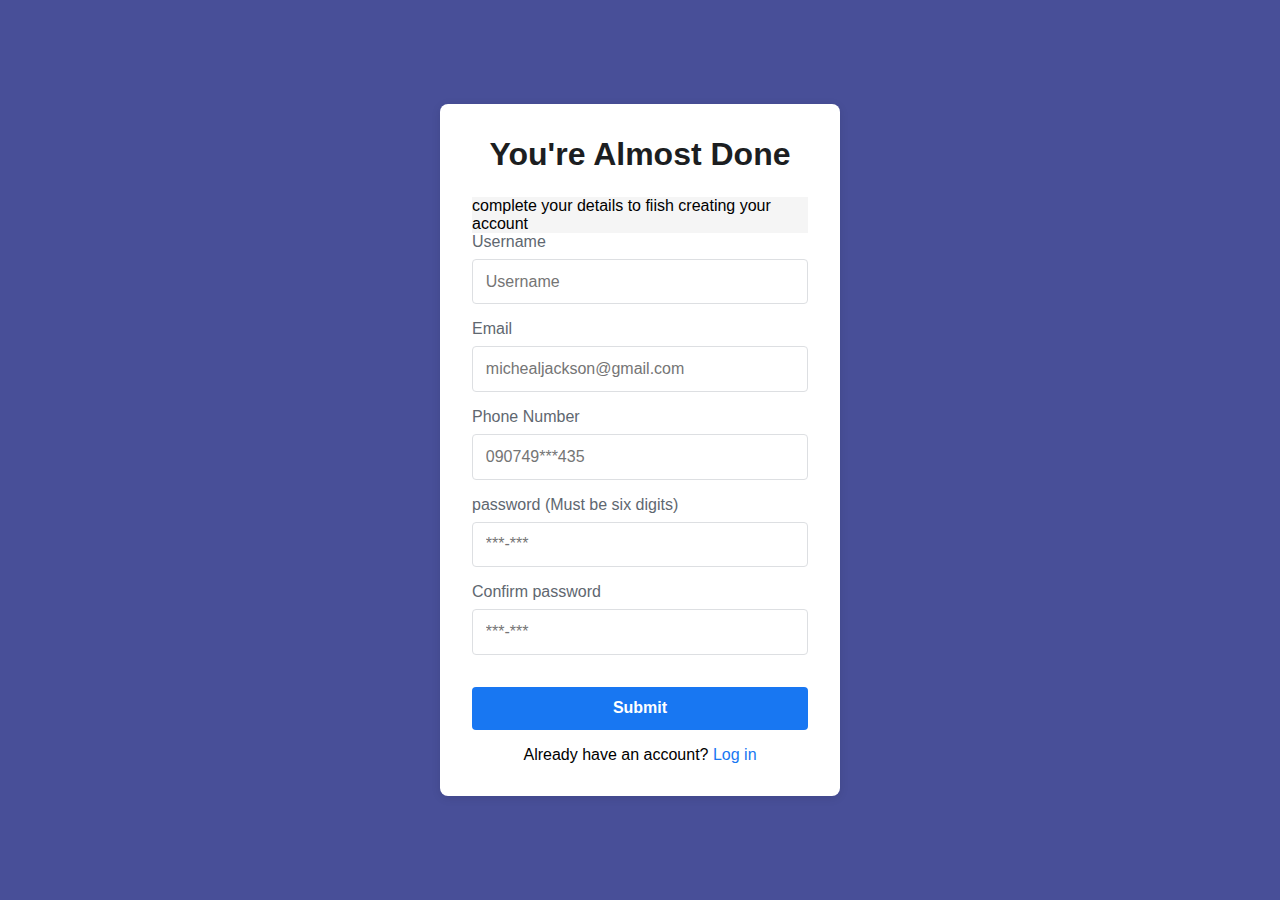
<file: continue.html>
<!DOCTYPE html>
<html lang="en">

<head>
    <meta charset="UTF-8">
    <meta name="viewport" content="width=device-width, initial-scale=1.0">
    <title>Account Details</title>
    <style>
        * {
            margin: 0;
            padding: 0;
            box-sizing: border-box;
            font-family: 'Arial', sans-serif;
        }

        body {
            background-color: #484f98;
            display: flex;
            justify-content: center;
            align-items: center;
            min-height: 100vh;
        }

        .container {
            background-color: white;
            padding: 2rem;
            border-radius: 8px;
            box-shadow: 0 2px 10px rgba(0, 0, 0, 0.1);
            width: 100%;
            max-width: 400px;
        }

        h1 {
            text-align: center;
            color: #1c1e21;
            margin-bottom: 1.5rem;
        }

        .p {
            background-color: #f5f5f5;
        }


        .form-group {
            margin-bottom: 1rem;
        }

        label {
            display: block;
            margin-bottom: 0.5rem;
            color: #606770;
        }

        input {
            width: 100%;
            padding: 0.8rem;
            border: 1px solid #dddfe2;
            border-radius: 4px;
            font-size: 1rem;
        }

        input:focus {
            outline: none;
            border-color: #1877f2;
            box-shadow: 0 0 0 2px #e7f3ff;
        }

        button {
            width: 100%;
            padding: 0.8rem;
            background-color: #1877f2;
            color: white;
            border: none;
            border-radius: 4px;
            font-size: 1rem;
            font-weight: bold;
            cursor: pointer;
            margin-top: 1rem;
        }

        button:hover {
            background-color: #166fe5;
        }

        .login-link {
            text-align: center;
            margin-top: 1rem;
        }

        .login-link a {
            color: #1877f2;
            text-decoration: none;
        }

        .login-link a:hover {
            text-decoration: underline;
        }
    </style>
</head>

<body>
    <div class="container">
        <div>
            <h1>You're Almost Done</h1>
            <div class="p">
                complete your details to fiish creating your account
            </div>
        </div>

        <form>
            <div class="form-group">
                <label for="Username">Username</label>
                <input type="text" id="Username" name="Username" required placeholder="Username">
            </div>

            <div class="form-group">
                <label for="email">Email</label>
                <input type="email" id="email" name="email" required placeholder="michealjackson@gmail.com">
            </div>

            <div class="form-group">
                <label for="Phone number">Phone Number</label>
                <input type="number" id="number" name="number" requiredm placeholder="090749***435">
            </div>

            <div class="form-group">
                <label for="password">password (Must be six digits)</label>
                <input type="password" id="password" name="password" requiredm placeholder="***-***">
            </div>

            <div class="form-group">
                <label for="password">Confirm password</label>
                <input type="password" id="password" name="password" requiredm placeholder="***-***">
            </div>


            <button type="submit">Submit</button>

            <div class="login-link">
                Already have an account? <a href="#">Log in</a>
            </div>
        </form>
    </div>
</body>

</html>
</file>
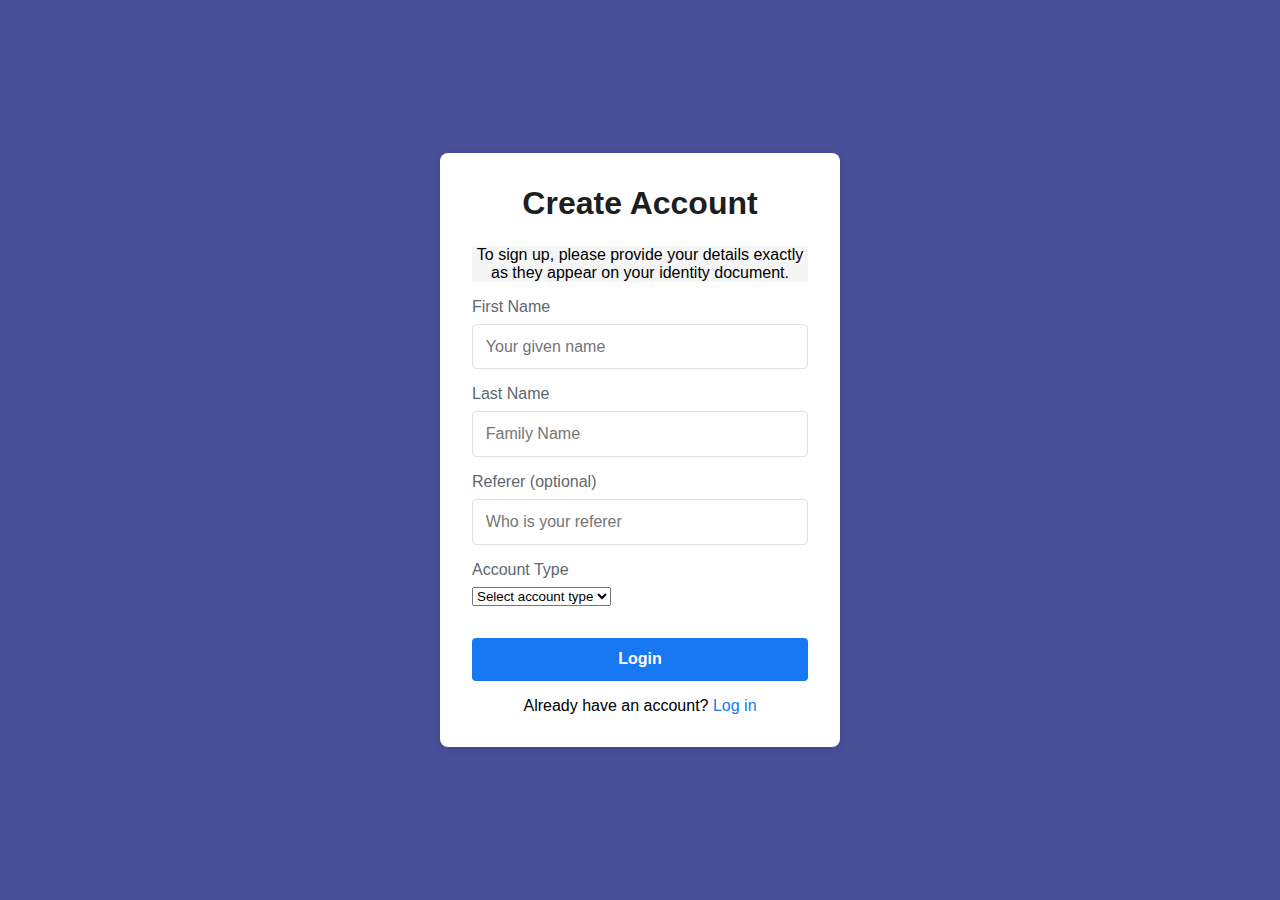
<file: open.html>
<!DOCTYPE html>
<html lang="en">

<head>
    <meta charset="UTF-8">
    <meta name="viewport" content="width=device-width, initial-scale=1.0">
    <title>Create Account</title>
    <style>
        * {
            margin: 0;
            padding: 0;
            box-sizing: border-box;
            font-family: 'Arial', sans-serif;
        }

        body {
            background-color: #484f98;
            display: flex;
            justify-content: center;
            align-items: center;
            min-height: 100vh;
        }

        .container {
            background-color: white;
            padding: 2rem;
            border-radius: 8px;
            box-shadow: 0 2px 10px rgba(0, 0, 0, 0.1);
            width: 100%;
            max-width: 400px;
        }

        h1 {
            text-align: center;
            color: #1c1e21;
            margin-bottom: 1.5rem;
        }

        .p {
            text-align: center;
            margin-bottom: 1rem;
            background-color: #f5f5f5;
            width: 100%;

        }

        .form-group {
            margin-bottom: 1rem;
        }

        label {
            display: block;
            margin-bottom: 0.5rem;
            color: #606770;
        }

        input {
            width: 100%;
            padding: 0.8rem;
            border: 1px solid #dddfe2;
            border-radius: 4px;
            font-size: 1rem;
        }

        input:focus {
            outline: none;
            border-color: #1877f2;
            box-shadow: 0 0 0 2px #e7f3ff;
        }

        button {
            width: 100%;
            padding: 0.8rem;
            background-color: #1877f2;
            color: white;
            border: none;
            border-radius: 4px;
            font-size: 1rem;
            font-weight: bold;
            cursor: pointer;
            margin-top: 1rem;
        }

        button:hover {
            background-color: #166fe5;
        }

        .login-link {
            text-align: center;
            margin-top: 1rem;
        }

        .login-link a {
            color: #1877f2;
            text-decoration: none;
        }

        .login-link a:hover {
            text-decoration: underline;
        }
    </style>
</head>

<body>
    <div class="container">
        <div>
            <h1>Create Account</h1>
            <div class="p">

                To sign up, please provide your details exactly as they appear on your identity document.

            </div>
        </div>

        <form>
            <div class="form-group">
                <label for="First Name">First Name</label>
                <input type="text" id="First name" name="First Name" required  placeholder="Your given name">
            </div>

            <div class="form-group">
                <label for="Last Name">Last Name</label>
                <input type="name" id="name" name="name" required placeholder="Family Name">
            </div>

            <div class="form-group">
                <label for="password">Referer (optional)</label>
                <input type="password" id="password" name="password" required placeholder="Who is your referer">
            </div>


            <div class="form-group">
                <label for="account-type">Account Type</label>
                <select id="account-type" name="account-type"required >
                    <option value="">Select account type</option>
                    <option value="personal">Personal</option>
                    <option value="business">Business</option>
                </select>
            </div>

            <a href="/continue.html"> <button class="login-btn">Login</button></a>


            <div class="login-link">
                Already have an account? <a href="login.html">Log in</a>
            </div>
        </form>
    </div>
</body>

</html>
</file>
